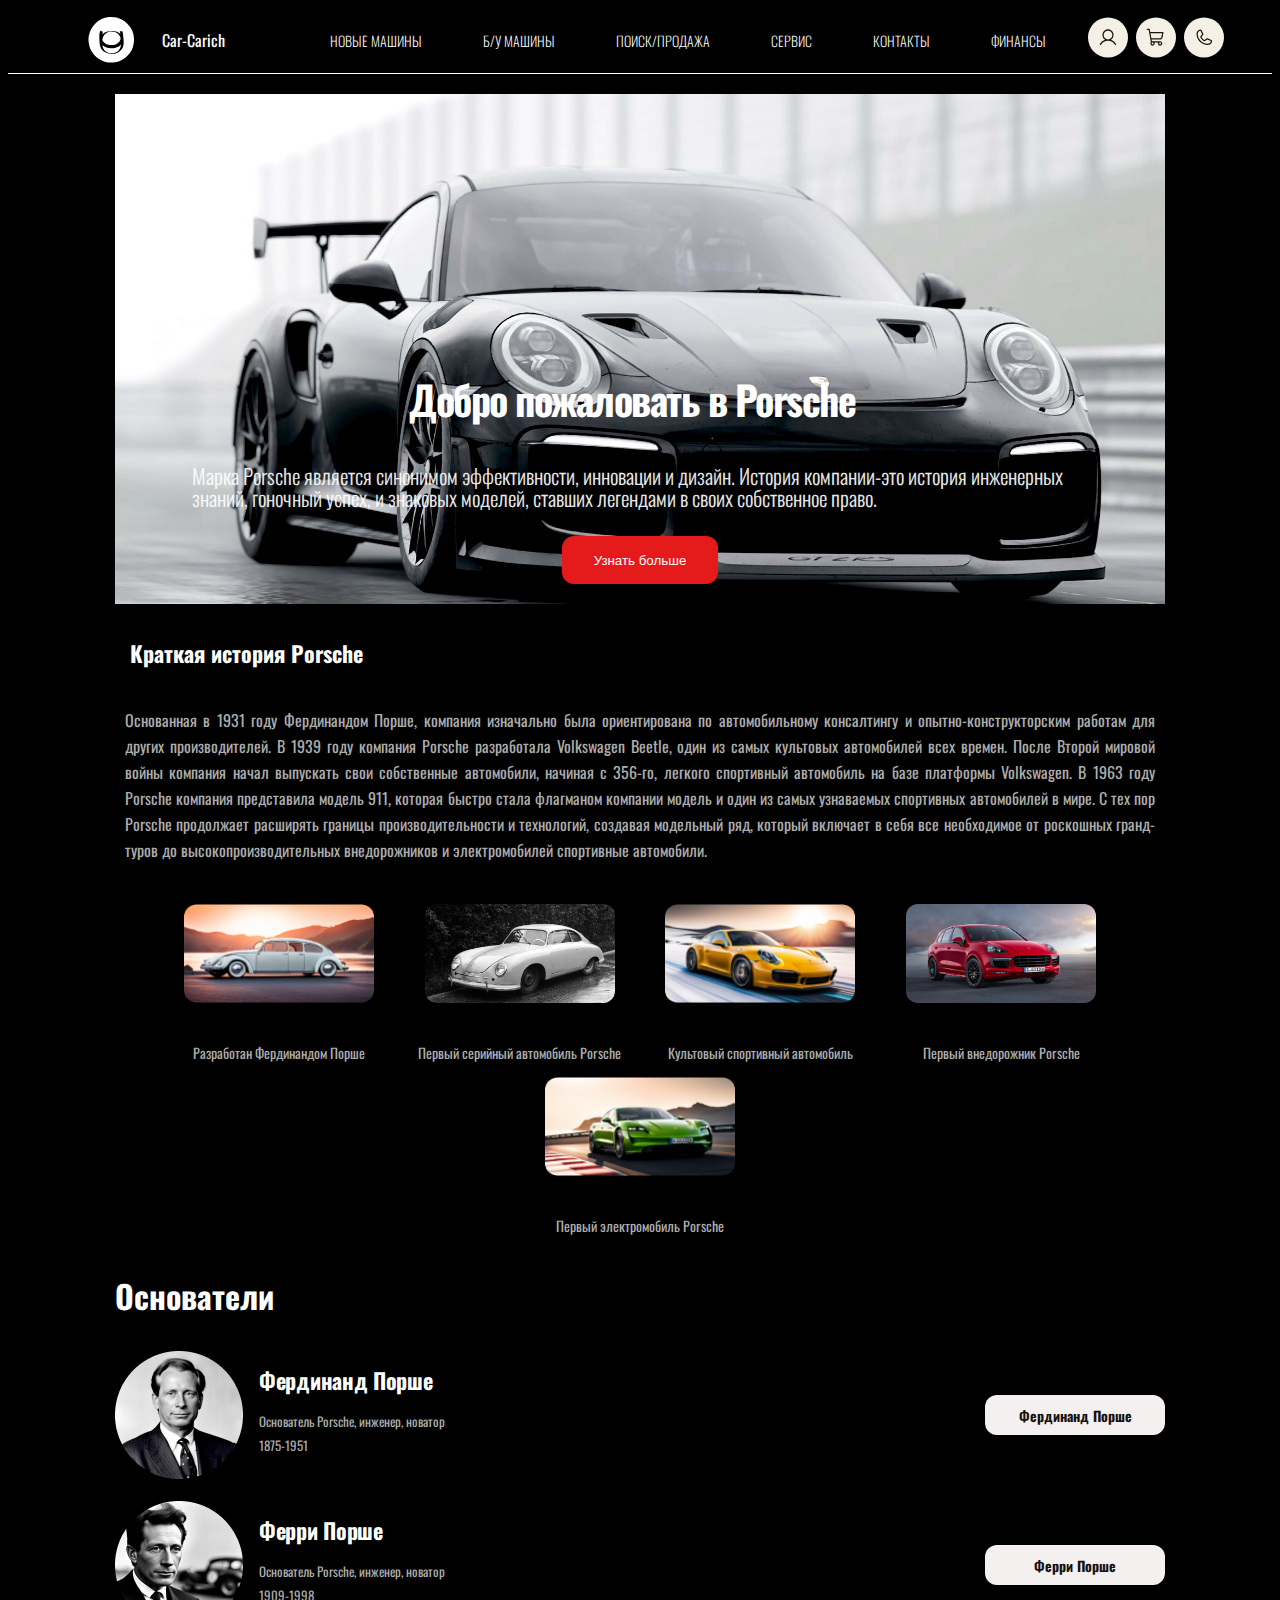
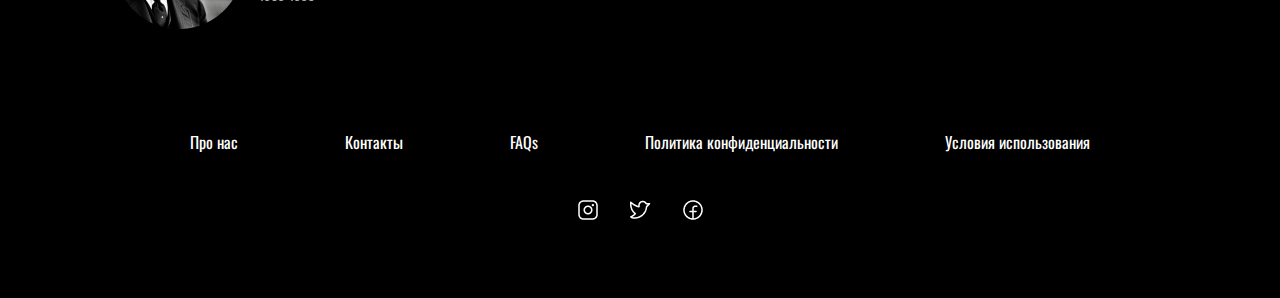
<file: index.html>
<!DOCTYPE html>
<html lang="ru">
  <head>
    <meta charset="UTF-8" />
    <meta name="viewport" content="width=device-width, initial-scale=1.0" />
    <title>Главная</title>
    <link rel="stylesheet" href="css/first.css" />
    <link rel="stylesheet" href="css/style.css" />
  </head>
  <body>
    <header>
      <div class="nav-menu">
        <nav class="logo dispayFlex-center">
          <svg
            version="1.0"
            xmlns="http://www.w3.org/2000/svg"
            width="80.000000pt"
            height="80.000000pt"
            viewBox="0 0 500.000000 500.000000"
          >
            <a xlink:href="first-page.html" style="cursor: pointer">
              <g
                transform="translate(0.000000,550.000000) scale(0.100000,-0.100000)"
                fill="#ffffff"
                stroke="none"
              >
                <path
                  d="M2475 4089 c-235 -21 -464 -131 -640 -307 -163 -163 -259 -352 -301
-596 -32 -180 -1 -415 77 -590 136 -300 407 -528 726 -608 73 -18 117 -22 253
-23 168 0 209 6 340 47 301 96 570 362 673 668 84 249 73 541 -30 775 -99 222
-279 413 -493 524 -180 92 -386 130 -605 110z m-331 -664 c31 -14 56 -26 56
-28 0 -2 -9 -30 -20 -62 -11 -32 -20 -60 -20 -62 0 -3 21 14 46 36 109 96 246
136 437 129 142 -6 223 -29 314 -89 32 -20 59 -36 60 -35 2 2 -4 25 -12 52 -8
27 -15 52 -15 57 0 4 27 7 59 7 l59 0 16 -47 c16 -46 24 -114 45 -368 16 -192
-6 -311 -78 -422 -144 -223 -493 -299 -768 -169 -179 86 -270 234 -280 461 -2
61 -7 167 -10 237 -6 131 4 215 34 290 8 21 16 38 18 38 1 0 28 -11 59 -25z"
                />
                <path
                  d="M2517 3409 c-169 -34 -296 -162 -337 -336 -11 -48 -10 -57 10 -97 42
-87 150 -162 270 -187 84 -18 262 -6 335 21 115 44 179 103 216 200 26 68 24
94 -10 166 -50 106 -129 177 -239 215 -68 24 -179 32 -245 18z"
                />
                <path
                  d="M3016 2771 c-38 -40 -146 -95 -223 -115 -88 -23 -234 -31 -320 -17
-94 14 -169 43 -241 91 -31 21 -58 37 -59 36 -2 -1 4 -28 12 -59 54 -207 200
-317 420 -317 231 0 375 109 430 328 9 35 15 67 13 73 -2 5 -16 -4 -32 -20z"
                />
              </g>
            </a>
          </svg>
          <a href="index.html"><p>Car-Carich</p></a>
        </nav>
        <div class="menu">
          <ul class="points">
            <li>
              <a class="nav-memu-act" href="new-cars.html">НОВЫЕ МАШИНЫ</a>
            </li>
            <li><a class="nav-memu-act" href="#">Б/У МАШИНЫ</a></li>
            <li>
              <a class="nav-memu-act" href="third-page.html">ПОИСК/ПРОДАЖА</a>
            </li>
            <li><a class="nav-memu-act" href="#">СЕРВИС</a></li>
            <li><a class="nav-memu-act" href="#">КОНТАКТЫ</a></li>
            <li><a class="nav-memu-act" href="#">ФИНАНСЫ</a></li>
          </ul>

          <div class="buttons_in_menu">
            <div class="profile">
              <svg
                id="myBtn"
                width="40"
                height="41"
                viewBox="0 0 40 41"
                fill="none"
                xmlns="http://www.w3.org/2000/svg"
              >
                <rect y="0.5" width="40" height="40" rx="20" fill="#F5F0E6" />
                <g clip-path="url(#clip0_10_731)">
                  <path
                    fill-rule="evenodd"
                    clip-rule="evenodd"
                    d="M28.0406 27.0625C26.8508 25.0055 25.0172 23.5305 22.8773 22.8313C25.053 21.5361 26.0951 18.947 25.4235 16.5057C24.7518 14.0645 22.5319 12.3729 20 12.3729C17.4681 12.3729 15.2482 14.0645 14.5765 16.5057C13.9049 18.947 14.947 21.5361 17.1227 22.8313C14.9828 23.5297 13.1492 25.0047 11.9594 27.0625C11.8406 27.2562 11.8363 27.4991 11.9481 27.6969C12.0599 27.8947 12.2703 28.0162 12.4975 28.0142C12.7247 28.0123 12.933 27.8872 13.0414 27.6875C14.5133 25.1438 17.1148 23.625 20 23.625C22.8852 23.625 25.4867 25.1438 26.9586 27.6875C27.067 27.8872 27.2753 28.0123 27.5025 28.0142C27.7297 28.0162 27.9401 27.8947 28.0519 27.6969C28.1637 27.4991 28.1594 27.2562 28.0406 27.0625ZM15.625 18C15.625 15.5838 17.5838 13.625 20 13.625C22.4162 13.625 24.375 15.5838 24.375 18C24.375 20.4162 22.4162 22.375 20 22.375C17.5848 22.3724 15.6276 20.4152 15.625 18Z"
                    fill="#1C170D"
                  />
                </g>
                <defs>
                  <clipPath id="clip0_10_731">
                    <rect
                      width="20"
                      height="20"
                      fill="white"
                      transform="translate(10 10.5)"
                    />
                  </clipPath>
                </defs>
              </svg>
            </div>
            <div class="basket">
              <svg
                id="myBtn2"
                width="40"
                height="41"
                viewBox="0 0 40 41"
                fill="none"
                xmlns="http://www.w3.org/2000/svg"
              >
                <rect y="0.5" width="40" height="40" rx="20" fill="#F5F0E6" />
                <g clip-path="url(#clip0_10_736)">
                  <path
                    fill-rule="evenodd"
                    clip-rule="evenodd"
                    d="M27.3547 15.0992C27.2359 14.9571 27.0602 14.875 26.875 14.875H14.2719L13.8898 12.7766C13.7819 12.1822 13.2643 11.7501 12.6602 11.75H11.25C10.9048 11.75 10.625 12.0298 10.625 12.375C10.625 12.7202 10.9048 13 11.25 13H12.6562L14.6531 23.9602C14.7119 24.2852 14.8556 24.5889 15.0695 24.8406C14.25 25.6061 14.142 26.8674 14.8197 27.761C15.4973 28.6546 16.7409 28.891 17.6992 28.3084C18.6574 27.7257 19.0198 26.5128 18.5383 25.5H22.0867C21.9469 25.7927 21.8745 26.1131 21.875 26.4375C21.875 27.6456 22.8544 28.625 24.0625 28.625C25.2706 28.625 26.25 27.6456 26.25 26.4375C26.25 25.2294 25.2706 24.25 24.0625 24.25H16.4977C16.1956 24.25 15.9368 24.0339 15.8828 23.7367L15.6352 22.375H24.6977C25.6038 22.3749 26.3802 21.7267 26.5422 20.8352L27.4922 15.6117C27.5247 15.4289 27.4744 15.2412 27.3547 15.0992ZM17.5 26.4375C17.5 26.9553 17.0803 27.375 16.5625 27.375C16.0447 27.375 15.625 26.9553 15.625 26.4375C15.625 25.9197 16.0447 25.5 16.5625 25.5C17.0803 25.5 17.5 25.9197 17.5 26.4375ZM25 26.4375C25 26.9553 24.5803 27.375 24.0625 27.375C23.5447 27.375 23.125 26.9553 23.125 26.4375C23.125 25.9197 23.5447 25.5 24.0625 25.5C24.5803 25.5 25 25.9197 25 26.4375ZM25.3125 20.6117C25.2584 20.9098 24.9982 21.1261 24.6953 21.125H15.4078L14.4992 16.125H26.1258L25.3125 20.6117Z"
                    fill="#1C170D"
                  />
                </g>
                <defs>
                  <clipPath id="clip0_10_736">
                    <rect
                      width="20"
                      height="20"
                      fill="white"
                      transform="translate(10 10.5)"
                    />
                  </clipPath>
                </defs>
              </svg>
            </div>
            <div class="callme">
              <svg
                width="40"
                height="41"
                viewBox="0 0 40 41"
                fill="none"
                xmlns="http://www.w3.org/2000/svg"
              >
                <rect y="0.5" width="40" height="40" rx="20" fill="#F5F0E6" />
                <g clip-path="url(#clip0_10_741)">
                  <path
                    fill-rule="evenodd"
                    clip-rule="evenodd"
                    d="M27.3727 22.8797L23.6922 21.2305L23.682 21.2258C23.2939 21.0598 22.8481 21.1009 22.4969 21.3352C22.4765 21.3486 22.457 21.3632 22.4383 21.3789L20.5367 23C19.332 22.4148 18.0883 21.1805 17.5031 19.9914L19.1266 18.0609C19.1422 18.0414 19.157 18.0219 19.1711 18.0008C19.4003 17.6506 19.439 17.2089 19.2742 16.8242V16.8148L17.6203 13.1281C17.4001 12.6199 16.8717 12.3172 16.3219 12.3844C14.1319 12.6725 12.496 14.5412 12.5 16.75C12.5 22.9531 17.5469 28 23.75 28C25.9588 28.004 27.8275 26.3681 28.1156 24.1781C28.1829 23.6285 27.8806 23.1002 27.3727 22.8797ZM23.75 26.75C18.2297 26.744 13.756 22.2703 13.75 16.75C13.7439 15.1718 14.91 13.8342 16.4742 13.625C16.4739 13.6281 16.4739 13.6313 16.4742 13.6344L18.1148 17.3063L16.5 19.2391C16.4836 19.2579 16.4687 19.278 16.4555 19.2992C16.2163 19.6662 16.1867 20.1315 16.3773 20.5258C17.0852 21.9734 18.5437 23.4211 20.007 24.1281C20.4043 24.317 20.8716 24.2832 21.2375 24.0391C21.2576 24.0256 21.2769 24.0109 21.2953 23.9953L23.1945 22.375L26.8664 24.0195C26.8664 24.0195 26.8727 24.0195 26.875 24.0195C26.6683 25.5861 25.3301 26.7553 23.75 26.75Z"
                    fill="#1C170D"
                  />
                </g>
                <defs>
                  <clipPath id="clip0_10_741">
                    <rect
                      width="20"
                      height="20"
                      fill="white"
                      transform="translate(10 10.5)"
                    />
                  </clipPath>
                </defs>
              </svg>
            </div>
          </div>
          <div class="hamburger">
            <span class="bar"></span>
            <span class="bar"></span>
            <span class="bar"></span>
          </div>
        </div>
      </div>
    </header>
    <main>
      <div class="main-main-page">
        <div class="main-page dispayFlex-center">
          <div class="photo-car">
            <div class="head-text">Добро пожаловать в Porsche</div>
            <div class="add-text">
              <p>
                Марка Porsche является синонимом эффективности, инновации и
                дизайн. История компании-это история инженерных знаний, гоночный
                успех, и знаковых моделей, ставших легендами в своих собственное
                право.
              </p>
            </div>
            <button
              class="button-first"
              onclick="window.location.href='new-cars.html'"
            >
              Узнать больше
            </button>
          </div>
          <div class="description">
            <h1 class="zagol">Краткая история Porsche</h1>
            <p class="text-after">
              Основанная в 1931 году Фердинандом Порше, компания изначально была
              ориентирована по автомобильному консалтингу и
              опытно-конструкторским работам для других производителей. В 1939
              году компания Porsche разработала Volkswagen Beetle, один из самых
              культовых автомобилей всех времен. После Второй мировой войны
              компания начал выпускать свои собственные автомобили, начиная с
              356-го, легкого спортивный автомобиль на базе платформы
              Volkswagen. В 1963 году Porsche компания представила модель 911,
              которая быстро стала флагманом компании модель и один из самых
              узнаваемых спортивных автомобилей в мире. С тех пор Porsche
              продолжает расширять границы производительности и технологий,
              создавая модельный ряд, который включает в себя все необходимое от
              роскошных гранд-туров до высокопроизводительных внедорожников и
              электромобилей спортивные автомобили.
            </p>
          </div>
          <div class="gallery-of-cars">
            <section>
              <img src="images/first-car.png" alt="машина" />
              <p>Разработан Фердинандом Порше</p>
            </section>
            <section>
              <img src="images/second-car1.jpg" alt="машина" />
              <p>Первый серийный автомобиль Porsche</p>
            </section>
            <section>
              <img src="images/third-car.png" alt="машина" />
              <p>Культовый спортивный автомобиль</p>
            </section>
            <section>
              <img src="images/fourth-car.jpg" alt="машина" />
              <p>Первый внедорожник Porsche</p>
            </section>
            <section>
              <img src="images/fifth-car.png" alt="машина" />
              <p>Первый электромобиль Porsche</p>
            </section>
          </div>
          <div class="Founders">
            <h1>Основатели</h1>
            <div class="about-founder dispayFlex-center">
              <div class="main-description">
                <img src="images/First-founder.png" alt="основатель" />
                <div class="descriptions">
                  <h1>Фердинанд Порше</h1>
                  <p>Основатель Porsche, инженер, новатор</p>
                  <p>1875-1951</p>
                </div>
              </div>
              <button
                class="dec"
                onclick="window.location.href='https://ru.wikipedia.org/wiki/%D0%9F%D0%BE%D1%80%D1%88%D0%B5,_%D0%A4%D0%B5%D1%80%D0%B4%D0%B8%D0%BD%D0%B0%D0%BD%D0%B4'"
              >
                <a
                  href="https://ru.wikipedia.org/wiki/%D0%9F%D0%BE%D1%80%D1%88%D0%B5,_%D0%A4%D0%B5%D1%80%D0%B4%D0%B8%D0%BD%D0%B0%D0%BD%D0%B4"
                  >Фердинанд Порше</a
                >
              </button>
            </div>

            <div class="about-founder dispayFlex-center">
              <div class="main-description">
                <img src="images/Second-founder.png" alt="основатель" />
                <div class="descriptions">
                  <h1>Ферри Порше</h1>
                  <p>Основатель Porsche, инженер, новатор</p>
                  <p>1909-1998</p>
                </div>
              </div>
              <button
                class="dec"
                onclick="window.location.href='https://en.wikipedia.org/wiki/Ferry_Porsche'"
              >
                Ферри Порше
              </button>
            </div>
          </div>
        </div>
      </div>
    </main>
    <div id="myModal" class="modal">
      <div class="modal-content">
        <span class="close">&times;</span>
        <form>
          <div class="title">Добро пожаловать</div>
          <div class="subtitle">Давайте создадим вашу учетную запись!</div>
          <div class="input-container ic1">
            <input
              id="firstname"
              class="input"
              type="text"
              required
              placeholder=" "
            />
            <div class="cut cut1-short"></div>
            <label for="firstname" class="placeholder">Имя</label>
          </div>
          <div class="input-container ic2">
            <input
              id="lastname"
              class="input"
              type="text"
              required
              placeholder=" "
            />
            <div class="cut"></div>
            <label for="lastname" class="placeholder">Фамилия</label>
          </div>
          <div class="input-container ic2">
            <input
              id="email"
              class="input"
              type="email"
              required
              placeholder=" "
            />
            <div class="cut cut1-short"></div>
            <label for="email" class="placeholder">Email</label>
          </div>
          <button type="submit" class="submit">Зарегистрироваться</button>
        </form>
      </div>
    </div>

    <div id="myModal2" class="modal2">
      <div class="modal-content">
        <span class="close2">&times;</span>
        <form class="form2">
          <div class="title">Платеж</div>
          <div class="input-container ic1">
            <input
              id="cardNumber"
              class="input"
              type="text"
              required
              placeholder=" "
            />
            <div class="cut1"></div>
            <label for="cardNumber" class="placeholder">Номер карты</label>
          </div>
          <div class="input-container ic2">
            <input
              id="fullname"
              class="input"
              type="text"
              required
              placeholder=" "
            />
            <div class="cut1"></div>
            <label for="fullname" class="placeholder">Полное имя</label>
          </div>
          <div class="month-cvv">
            <div class="input-container ic2">
              <input
                id="mm-yy"
                class="input"
                type="text"
                required
                placeholder=" "
              />
              <div class="cut1 cut1-middle"></div>
              <label for="mm-yy" class="placeholder">ДД/ММ</label>
            </div>
            <div class="input-container ic2">
              <input
                id="cvv"
                class="input"
                type="password"
                required
                placeholder=" "
              />
              <div class="cut1 cut1-short"></div>
              <label for="cvv" class="placeholder">CVV</label>
            </div>
          </div>
          <div class="input-container ic2">
            <input
              id="zipcode"
              class="input"
              type="text"
              required
              placeholder=" "
            />
            <div class="cut1 cut1-middle"></div>
            <label for="zipcode" class="placeholder">Индекс</label>
          </div>
          <button type="submit" class="submit">Совершить покупкку</button>
          <div class="after-payment">
            <p>
              Нажимая "Завершить покупку", вы соглашаетесь с Условиями
              предоставления услуг и соглашаетесь с Политикой
              конфиденциальности.Это демонстрационный заказ, и оплата не будет
              произведена.
            </p>
          </div>
        </form>
      </div>
    </div>
    <footer class="dispayFlex-center">
      <div class="block dispayFlex-center">
        <div class="firstLine">
          <div><a href="#">Про нас</a></div>
          <div><a href="#">Контакты</a></div>
          <div><a href="#">FAQs</a></div>
          <div><a href="#">Политика конфиденциальности</a></div>
          <div><a href="#">Условия использования</a></div>
        </div>
        <div class="secondLine">
          <div class="Icons">
            <div class="firstIcon">
              <img src="./images/instagram.png" alt="instagram" />
            </div>
            <div class="firstIcon">
              <img src="./images/twitter.png" alt="twitter" />
            </div>
            <div class="firstIcon">
              <img src="./images/facebook.png" alt="facebook" />
            </div>
          </div>
        </div>
      </div>
    </footer>
    <script src="js/script.js"></script>
  </body>
</html>
</file>
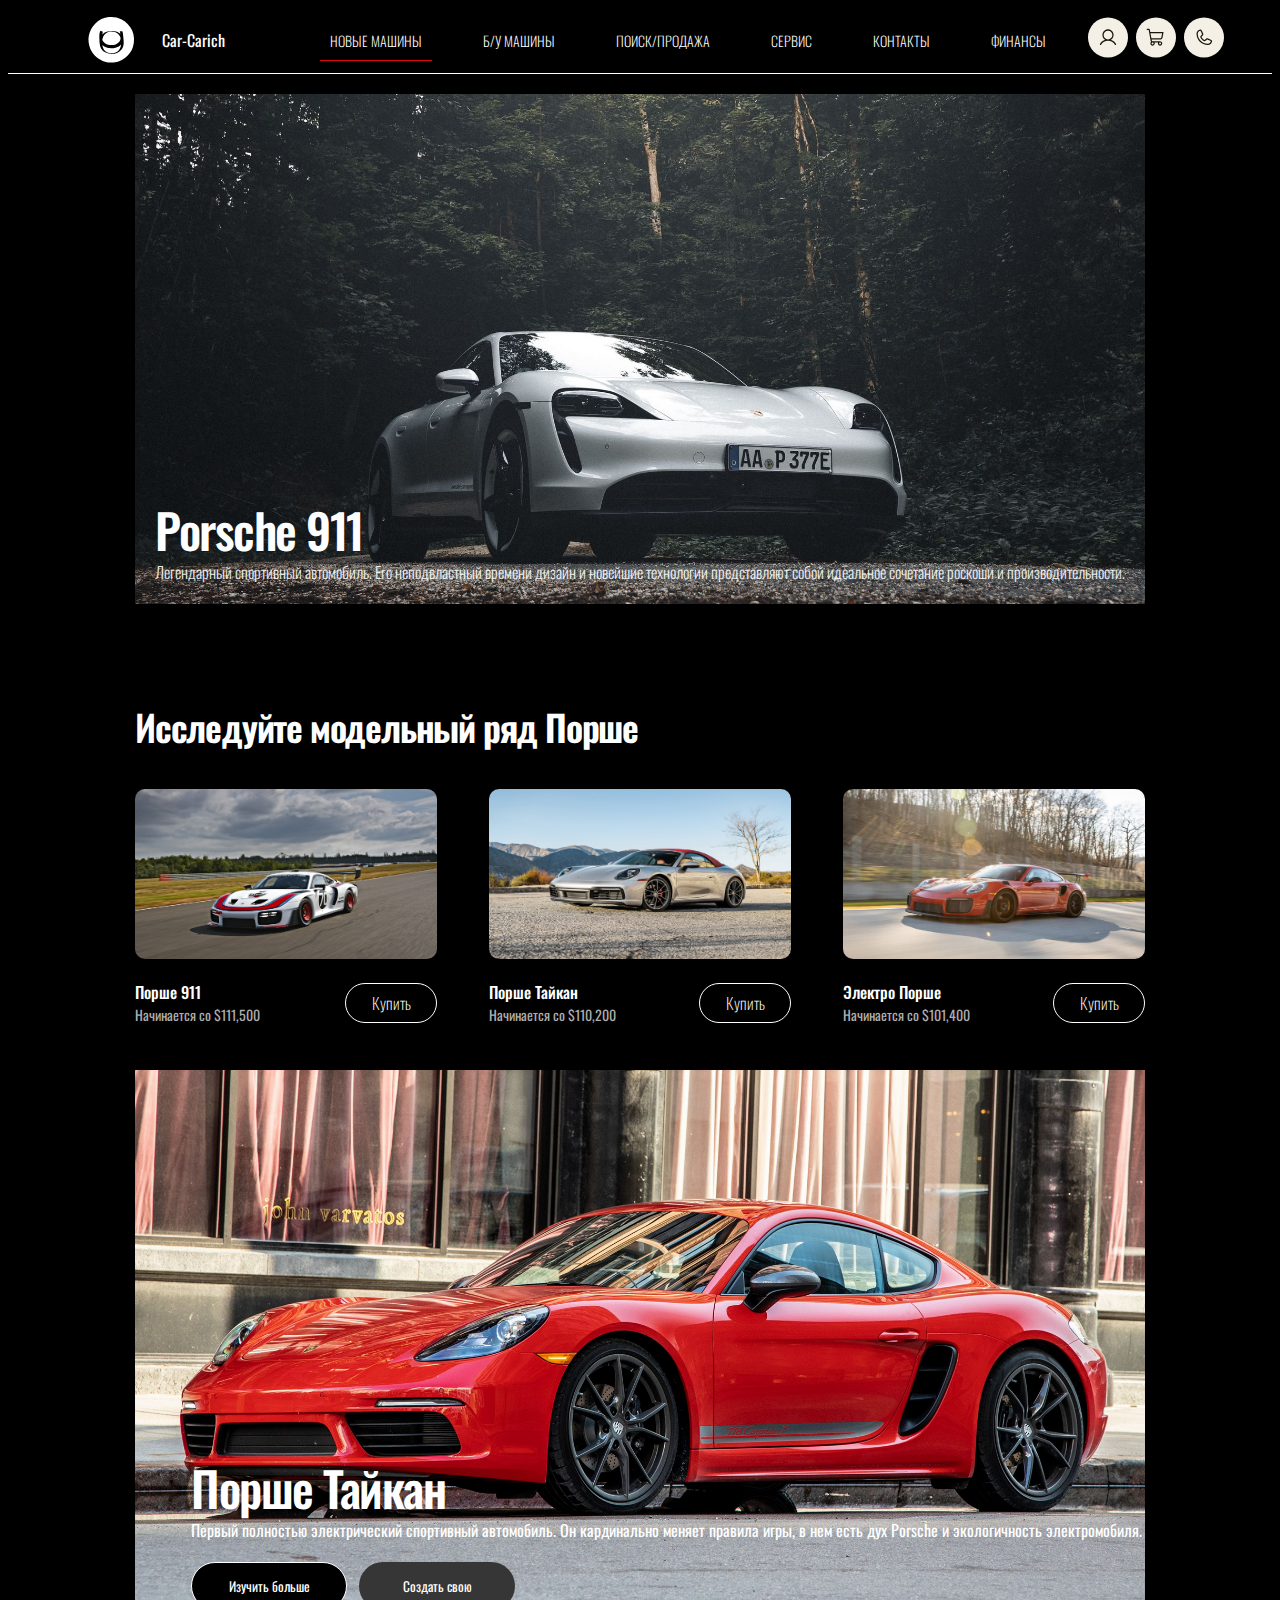
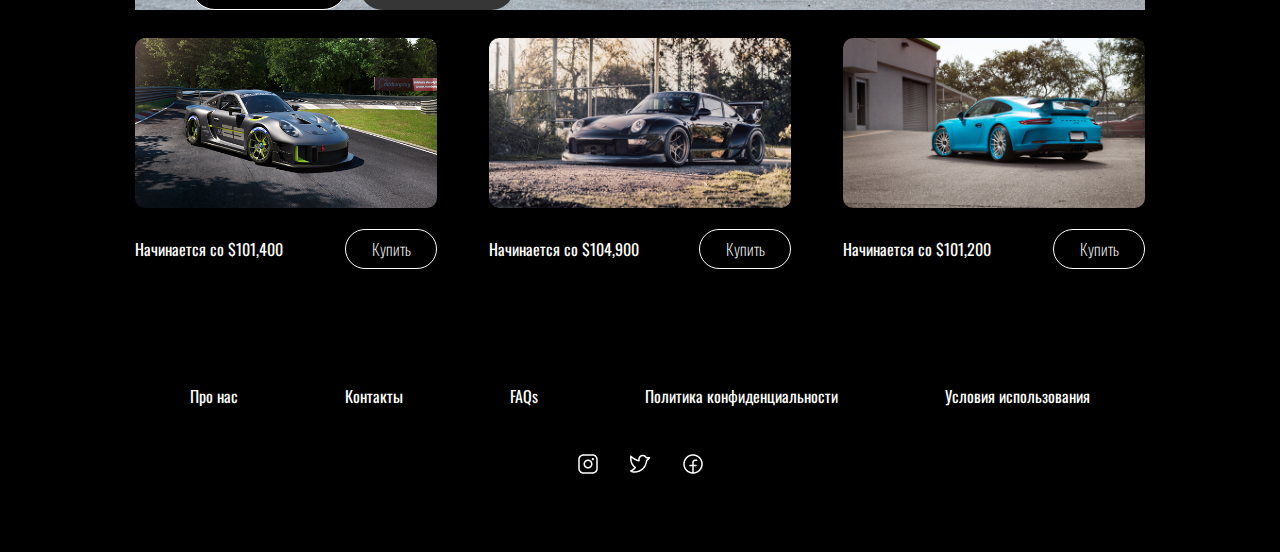
<file: new-cars.html>
<!DOCTYPE html>
<html lang="ru">
<head>
    <meta charset="UTF-8">
    <meta name="viewport" content="width=device-width, initial-scale=1.0">
    <title>Новые машины</title>
    <link rel="stylesheet" href="css/second.css">
    <link rel="stylesheet" href="css/style.css">
</head>
<body>
  <header>
    <div class="nav-menu">
      <nav class="logo dispayFlex-center">
        <svg
          version="1.0"
          xmlns="http://www.w3.org/2000/svg"
          width="80.000000pt"
          height="80.000000pt"
          viewBox="0 0 500.000000 500.000000"
        >
        <a xlink:href="first-page.html" style="cursor: pointer">
          <g
          transform="translate(0.000000,550.000000) scale(0.100000,-0.100000)"
          fill="#ffffff"
          stroke="none"
        >
          <path
            d="M2475 4089 c-235 -21 -464 -131 -640 -307 -163 -163 -259 -352 -301
-596 -32 -180 -1 -415 77 -590 136 -300 407 -528 726 -608 73 -18 117 -22 253
-23 168 0 209 6 340 47 301 96 570 362 673 668 84 249 73 541 -30 775 -99 222
-279 413 -493 524 -180 92 -386 130 -605 110z m-331 -664 c31 -14 56 -26 56
-28 0 -2 -9 -30 -20 -62 -11 -32 -20 -60 -20 -62 0 -3 21 14 46 36 109 96 246
136 437 129 142 -6 223 -29 314 -89 32 -20 59 -36 60 -35 2 2 -4 25 -12 52 -8
27 -15 52 -15 57 0 4 27 7 59 7 l59 0 16 -47 c16 -46 24 -114 45 -368 16 -192
-6 -311 -78 -422 -144 -223 -493 -299 -768 -169 -179 86 -270 234 -280 461 -2
61 -7 167 -10 237 -6 131 4 215 34 290 8 21 16 38 18 38 1 0 28 -11 59 -25z"
          />
          <path
            d="M2517 3409 c-169 -34 -296 -162 -337 -336 -11 -48 -10 -57 10 -97 42
-87 150 -162 270 -187 84 -18 262 -6 335 21 115 44 179 103 216 200 26 68 24
94 -10 166 -50 106 -129 177 -239 215 -68 24 -179 32 -245 18z"
          />
          <path
            d="M3016 2771 c-38 -40 -146 -95 -223 -115 -88 -23 -234 -31 -320 -17
-94 14 -169 43 -241 91 -31 21 -58 37 -59 36 -2 -1 4 -28 12 -59 54 -207 200
-317 420 -317 231 0 375 109 430 328 9 35 15 67 13 73 -2 5 -16 -4 -32 -20z"
          />
        </g>
        </a>  
        </svg>
      <a href="index.html"><p>Car-Carich</p></a>
      </nav>
      <div class="menu">
        <ul class="points">
          <li><a class="nav-memu-act" href="new-cars.html">НОВЫЕ МАШИНЫ</a></li>
          <li><a class="nav-memu-act" href="#">Б/У МАШИНЫ</a></li>
          <li><a class="nav-memu-act" href="third-page.html">ПОИСК/ПРОДАЖА</a></li>
          <li><a class="nav-memu-act" href="#">СЕРВИС</a></li>
          <li><a class="nav-memu-act" href="#">КОНТАКТЫ</a></li>
          <li><a class="nav-memu-act" href="#">ФИНАНСЫ</a></li>
        </ul>
        
        <div class="buttons_in_menu">
          <div class="profile">
              <svg
              id="myBtn"
              width="40"
              height="41"
              viewBox="0 0 40 41"
              fill="none"
              xmlns="http://www.w3.org/2000/svg"
            >
              <rect y="0.5" width="40" height="40" rx="20" fill="#F5F0E6" />
              <g clip-path="url(#clip0_10_731)">
                <path
                  fill-rule="evenodd"
                  clip-rule="evenodd"
                  d="M28.0406 27.0625C26.8508 25.0055 25.0172 23.5305 22.8773 22.8313C25.053 21.5361 26.0951 18.947 25.4235 16.5057C24.7518 14.0645 22.5319 12.3729 20 12.3729C17.4681 12.3729 15.2482 14.0645 14.5765 16.5057C13.9049 18.947 14.947 21.5361 17.1227 22.8313C14.9828 23.5297 13.1492 25.0047 11.9594 27.0625C11.8406 27.2562 11.8363 27.4991 11.9481 27.6969C12.0599 27.8947 12.2703 28.0162 12.4975 28.0142C12.7247 28.0123 12.933 27.8872 13.0414 27.6875C14.5133 25.1438 17.1148 23.625 20 23.625C22.8852 23.625 25.4867 25.1438 26.9586 27.6875C27.067 27.8872 27.2753 28.0123 27.5025 28.0142C27.7297 28.0162 27.9401 27.8947 28.0519 27.6969C28.1637 27.4991 28.1594 27.2562 28.0406 27.0625ZM15.625 18C15.625 15.5838 17.5838 13.625 20 13.625C22.4162 13.625 24.375 15.5838 24.375 18C24.375 20.4162 22.4162 22.375 20 22.375C17.5848 22.3724 15.6276 20.4152 15.625 18Z"
                  fill="#1C170D"
                />
              </g>
              <defs>
                <clipPath id="clip0_10_731">
                  <rect
                    width="20"
                    height="20"
                    fill="white"
                    transform="translate(10 10.5)"
                  />
                </clipPath>
              </defs>
            </svg>
          </div>
          <div class="basket">
            <svg
            id="myBtn2"
              width="40"
              height="41"
              viewBox="0 0 40 41"
              fill="none"
              xmlns="http://www.w3.org/2000/svg"
            >
              <rect y="0.5" width="40" height="40" rx="20" fill="#F5F0E6" />
              <g clip-path="url(#clip0_10_736)">
                <path
                  fill-rule="evenodd"
                  clip-rule="evenodd"
                  d="M27.3547 15.0992C27.2359 14.9571 27.0602 14.875 26.875 14.875H14.2719L13.8898 12.7766C13.7819 12.1822 13.2643 11.7501 12.6602 11.75H11.25C10.9048 11.75 10.625 12.0298 10.625 12.375C10.625 12.7202 10.9048 13 11.25 13H12.6562L14.6531 23.9602C14.7119 24.2852 14.8556 24.5889 15.0695 24.8406C14.25 25.6061 14.142 26.8674 14.8197 27.761C15.4973 28.6546 16.7409 28.891 17.6992 28.3084C18.6574 27.7257 19.0198 26.5128 18.5383 25.5H22.0867C21.9469 25.7927 21.8745 26.1131 21.875 26.4375C21.875 27.6456 22.8544 28.625 24.0625 28.625C25.2706 28.625 26.25 27.6456 26.25 26.4375C26.25 25.2294 25.2706 24.25 24.0625 24.25H16.4977C16.1956 24.25 15.9368 24.0339 15.8828 23.7367L15.6352 22.375H24.6977C25.6038 22.3749 26.3802 21.7267 26.5422 20.8352L27.4922 15.6117C27.5247 15.4289 27.4744 15.2412 27.3547 15.0992ZM17.5 26.4375C17.5 26.9553 17.0803 27.375 16.5625 27.375C16.0447 27.375 15.625 26.9553 15.625 26.4375C15.625 25.9197 16.0447 25.5 16.5625 25.5C17.0803 25.5 17.5 25.9197 17.5 26.4375ZM25 26.4375C25 26.9553 24.5803 27.375 24.0625 27.375C23.5447 27.375 23.125 26.9553 23.125 26.4375C23.125 25.9197 23.5447 25.5 24.0625 25.5C24.5803 25.5 25 25.9197 25 26.4375ZM25.3125 20.6117C25.2584 20.9098 24.9982 21.1261 24.6953 21.125H15.4078L14.4992 16.125H26.1258L25.3125 20.6117Z"
                  fill="#1C170D"
                />
              </g>
              <defs>
                <clipPath id="clip0_10_736">
                  <rect
                    width="20"
                    height="20"
                    fill="white"
                    transform="translate(10 10.5)"
                  />
                </clipPath>
              </defs>
            </svg>
          </div>
          <div class="callme">
            <svg
              width="40"
              height="41"
              viewBox="0 0 40 41"
              fill="none"
              xmlns="http://www.w3.org/2000/svg"
            >
              <rect y="0.5" width="40" height="40" rx="20" fill="#F5F0E6" />
              <g clip-path="url(#clip0_10_741)">
                <path
                  fill-rule="evenodd"
                  clip-rule="evenodd"
                  d="M27.3727 22.8797L23.6922 21.2305L23.682 21.2258C23.2939 21.0598 22.8481 21.1009 22.4969 21.3352C22.4765 21.3486 22.457 21.3632 22.4383 21.3789L20.5367 23C19.332 22.4148 18.0883 21.1805 17.5031 19.9914L19.1266 18.0609C19.1422 18.0414 19.157 18.0219 19.1711 18.0008C19.4003 17.6506 19.439 17.2089 19.2742 16.8242V16.8148L17.6203 13.1281C17.4001 12.6199 16.8717 12.3172 16.3219 12.3844C14.1319 12.6725 12.496 14.5412 12.5 16.75C12.5 22.9531 17.5469 28 23.75 28C25.9588 28.004 27.8275 26.3681 28.1156 24.1781C28.1829 23.6285 27.8806 23.1002 27.3727 22.8797ZM23.75 26.75C18.2297 26.744 13.756 22.2703 13.75 16.75C13.7439 15.1718 14.91 13.8342 16.4742 13.625C16.4739 13.6281 16.4739 13.6313 16.4742 13.6344L18.1148 17.3063L16.5 19.2391C16.4836 19.2579 16.4687 19.278 16.4555 19.2992C16.2163 19.6662 16.1867 20.1315 16.3773 20.5258C17.0852 21.9734 18.5437 23.4211 20.007 24.1281C20.4043 24.317 20.8716 24.2832 21.2375 24.0391C21.2576 24.0256 21.2769 24.0109 21.2953 23.9953L23.1945 22.375L26.8664 24.0195C26.8664 24.0195 26.8727 24.0195 26.875 24.0195C26.6683 25.5861 25.3301 26.7553 23.75 26.75Z"
                  fill="#1C170D"
                />
              </g>
              <defs>
                <clipPath id="clip0_10_741">
                  <rect
                    width="20"
                    height="20"
                    fill="white"
                    transform="translate(10 10.5)"
                  />
                </clipPath>
              </defs>
            </svg>
          </div>
        </div>
        <div class="hamburger">
          <span class="bar"></span>
          <span class="bar"></span>
          <span class="bar"></span>
        </div>
      </div>
    </div>
  </header>
      <main>
      <div class="main-main-page">
        <div class="main-page">
          <div class="photo-car">
            <div class="description_car">
                <div class="head-text">Porsche 911</div>
                <div class="add-text">
                <p>Легендарный спортивный автомобиль. Его неподвластный времени дизайн и новейшие
                   технологии представляют собой идеальное сочетание роскоши и
                  производительности.</p>              
                </div>
            </div>
          </div>
          <h1>Исследуйте модельный ряд Порше</h1>
            <div class="gallery">
                <section>
                  <img src="images-second-page/first_image.jpg" alt="машина">
                  <div class="text-about"><div class="text"><p class="first-text">Порше 911</p>
                    <p class="second-text">Начинается со $111,500</p></div>
                    <div id="myBtn3" class="buttons-buy">Купить</div></div>
                  
                  
                </section>
                <section>
                  <img src="images-second-page/second_image.jpg" alt="машина">
                  <div class="text-about">
                    <div class="text">
                      <p class="first-text">Порше Тайкан</p>
                      <p class="second-text">Начинается со $110,200</p>
                    </div>
                    <div id="myBtn3" class="buttons-buy">Купить</div>
                  </div>
                  
                </section>
                <section>
                  <img src="images-second-page/third_image.jpg" alt="машина">
                  <div class="text-about">
                    <div class="text">
                      <p class="first-text">Электро Порше</p>
                  <p class="second-text">Начинается со $101,400</p>
                    </div>
                    <div id="myBtn3" class="buttons-buy">Купить</div>
                  </div>
                  
                </section>
              </div>
    
            <div class="photo-car-taycan">
                <div class="text-taycan">
                    <div class="head-text-taycan">Порше Тайкан</div>
                    <div class="add-text-taycan">
                      <p>Первый полностью электрический спортивный автомобиль. Он кардинально меняет правила игры, в нем есть дух Porsche и
                        экологичность электромобиля.</p>
                    </div>
                    <div class="buttons">
                      <button class="button-first-taycan1">Изучить больше</button>
                      <button class="button-first-taycan2">Создать свою</button>
                  </div>
                </div>
              </div>
              <div class="gallery-cars">
                <section>
                  <img src="images-second-page/gallery_first.jpg" alt="машина">
                  <div class="text-about dispayFlex-center">
                    <p class="second-text">Начинается со $101,400</p>
                    <div id="myBtn3" class="buttons-buy">Купить</div>
                  </div>
                  
                </section>
                <section>
                  <img src="images-second-page/gallery_second.jpg" alt="машина">
                  <div class="text-about dispayFlex-center">
                    <p class="second-text">Начинается со $104,900</p>
                    <div id="myBtn3" class="buttons-buy">Купить</div>
                  </div>
                  
                </section>
                <section>
                  <img src="images-second-page/gallery_third.jpg" alt="машина">
                  <div class="text-about dispayFlex-center">
                    <p class="second-text">Начинается со $101,200</p>
                    <div id="myBtn3" class="buttons-buy">Купить</div>
                  </div>
                  
                </section>
              </div>
          </div>
          </div>
        </div>
      </div>
    </main>
    <div id="myModal" class="modal">
      <div class="modal-content">
        <span class="close">&times;</span>
      <form>
          <div class="title">Добро пожаловать</div>
          <div class="subtitle">Давайте создадим вашу учетную запись!</div>
          <div class="input-container ic1">
            <input id="firstname" class="input" type="text" required placeholder=" " />
            <div class="cut cut1-short"></div>
            <label for="firstname" class="placeholder">Имя</label>
          </div>
          <div class="input-container ic2">
            <input id="lastname" class="input" type="text" required placeholder=" " />
            <div class="cut"></div>
            <label for="lastname" class="placeholder">Фамилия</label>
          </div>
          <div class="input-container ic2">
            <input id="email" class="input" type="email" required placeholder=" " />
            <div class="cut cut1-short"></div>
            <label for="email" class="placeholder">Email</label>
          </div>
          <button type="submit" class="submit" >Зарегистрироваться</button>
        </form>
        </div>
      </div>
    
    <div id="myModal2" class="modal2">
      <div class="modal-content">
        <span class="close2">&times;</span>
        <form>
          <div class="title">Платеж</div>
          <div class="input-container ic1">
            <input id="cardNumber" class="input" type="text" required placeholder=" " />
            <div class="cut1"></div>
            <label for="cardNumber" class="placeholder">Номер карты</label>
          </div>
          <div class="input-container ic2">
            <input id="fullname" class="input" type="text" required placeholder=" " />
            <div class="cut1"></div>
            <label for="fullname" class="placeholder">Полное имя</label>
          </div>
          <div class="month-cvv">
            <div class="input-container ic2">
              <input id="mm-yy" class="input" type="text" required placeholder=" " />
              <div class="cut1 cut1-middle"></div>
              <label for="mm-yy" class="placeholder">ДД/ММ</label>
            </div>
            <div class="input-container ic2">
              <input id="cvv" class="input" type="password" required placeholder=" " />
              <div class="cut1 cut1-short"></div>
              <label for="cvv" class="placeholder">CVV</label>
            </div>
          </div>
          <div class="input-container ic2">
            <input id="zipcode" class="input" type="text" required placeholder=" " />
            <div class="cut1 cut1-middle"></div>
            <label for="zipcode" class="placeholder">Индекс</label>
          </div>
          <button type="submit" class="submit">Совершить покупкку</button>
          <div class="after-payment">
            <p>Нажимая "Завершить покупку", вы соглашаетесь с Условиями предоставления услуг
              и соглашаетесь с Политикой конфиденциальности.Это демонстрационный заказ, и
оплата не будет произведена.</p>
          </div>
        </form>
      </div>
        </div>
    <footer class="dispayFlex-center">
      <div class="block dispayFlex-center">
        <div class="firstLine">
          <div><a href="#">Про нас</a></div>
          <div><a href="#">Контакты</a></div>
          <div><a href="#">FAQs</a></div>
          <div><a href="#">Политика конфиденциальности</a></div>
          <div><a href="#">Условия использования</a></div>
        </div>
        <div class="secondLine">
          <div class="Icons">
            <div class="firstIcon">
              <img src="./images/instagram.png" alt="instagram">
              </div>
            <div class="firstIcon">
             <img src="./images/twitter.png" alt="twitter">              
            </div>
            <div class="firstIcon">
              <img src="./images/facebook.png" alt="facebook">
              </div>
          </div>
          </div>
      
      </div>
    </footer>
    <script src="js/script.js"></script>
</body>
</html>
</file>
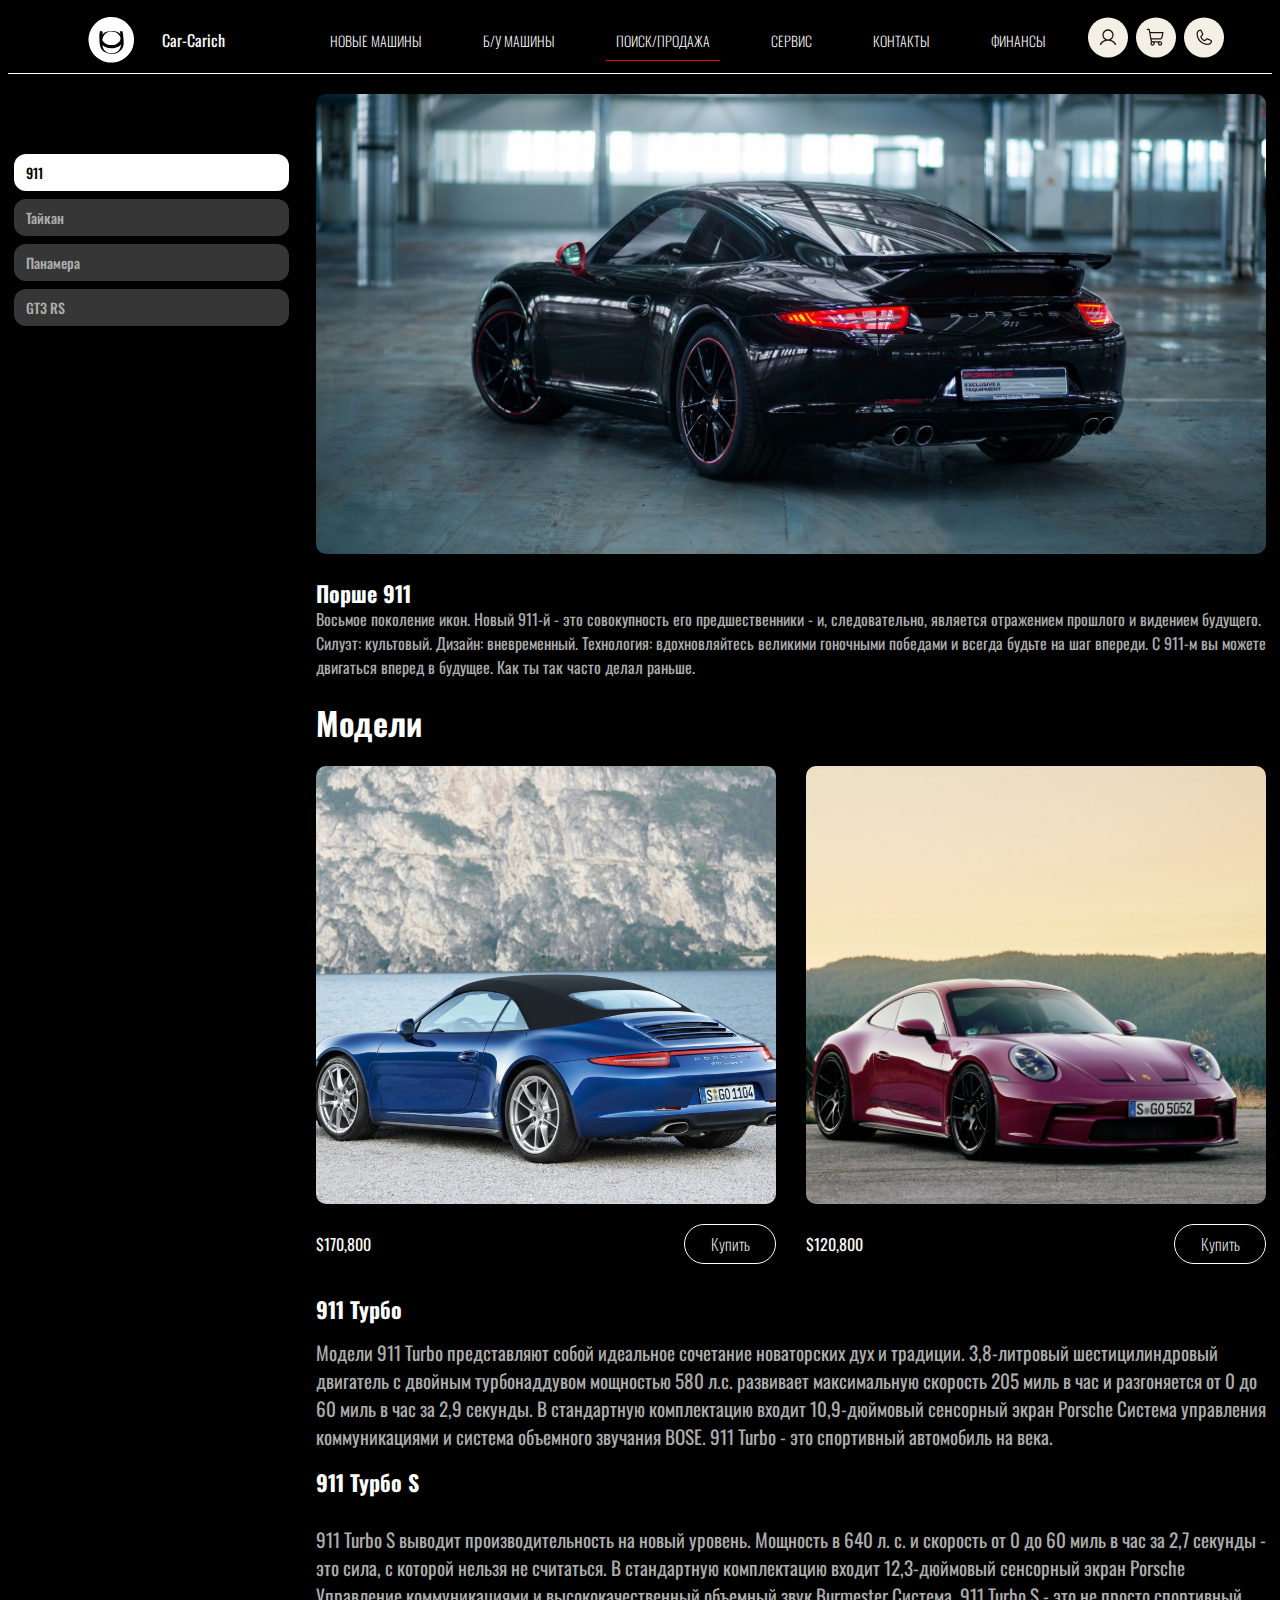
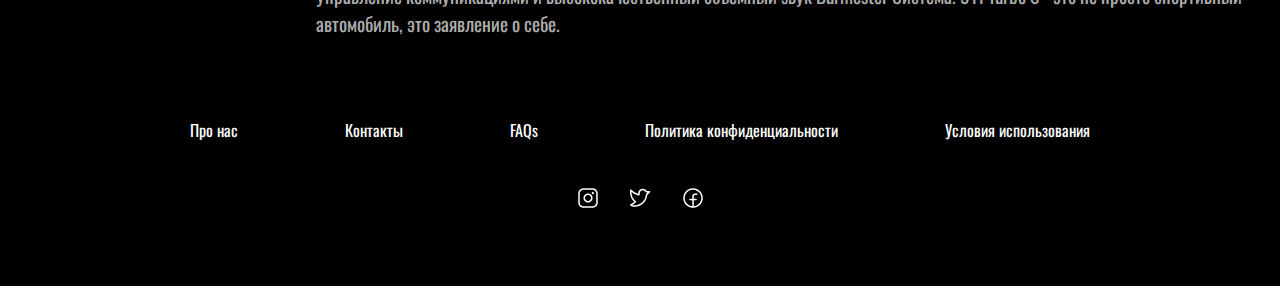
<file: third-page.html>
<!DOCTYPE html>
<html lang="ru">
  <head>
    <meta charset="UTF-8" />
    <meta name="viewport" content="width=device-width, initial-scale=1.0" />
    <title>Поиск/Продажа</title>
    <link rel="stylesheet" href="css/third.css">
    <link rel="stylesheet" href="css/style.css">
  </head>
  <body>
    <header>
      <div class="nav-menu">
        <nav class="logo dispayFlex-center">
          <svg
            version="1.0"
            xmlns="http://www.w3.org/2000/svg"
            width="80.000000pt"
            height="80.000000pt"
            viewBox="0 0 500.000000 500.000000"
          >
          <a xlink:href="first-page.html" style="cursor: pointer">
            <g
            transform="translate(0.000000,550.000000) scale(0.100000,-0.100000)"
            fill="#ffffff"
            stroke="none"
          >
            <path
              d="M2475 4089 c-235 -21 -464 -131 -640 -307 -163 -163 -259 -352 -301
-596 -32 -180 -1 -415 77 -590 136 -300 407 -528 726 -608 73 -18 117 -22 253
-23 168 0 209 6 340 47 301 96 570 362 673 668 84 249 73 541 -30 775 -99 222
-279 413 -493 524 -180 92 -386 130 -605 110z m-331 -664 c31 -14 56 -26 56
-28 0 -2 -9 -30 -20 -62 -11 -32 -20 -60 -20 -62 0 -3 21 14 46 36 109 96 246
136 437 129 142 -6 223 -29 314 -89 32 -20 59 -36 60 -35 2 2 -4 25 -12 52 -8
27 -15 52 -15 57 0 4 27 7 59 7 l59 0 16 -47 c16 -46 24 -114 45 -368 16 -192
-6 -311 -78 -422 -144 -223 -493 -299 -768 -169 -179 86 -270 234 -280 461 -2
61 -7 167 -10 237 -6 131 4 215 34 290 8 21 16 38 18 38 1 0 28 -11 59 -25z"
            />
            <path
              d="M2517 3409 c-169 -34 -296 -162 -337 -336 -11 -48 -10 -57 10 -97 42
-87 150 -162 270 -187 84 -18 262 -6 335 21 115 44 179 103 216 200 26 68 24
94 -10 166 -50 106 -129 177 -239 215 -68 24 -179 32 -245 18z"
            />
            <path
              d="M3016 2771 c-38 -40 -146 -95 -223 -115 -88 -23 -234 -31 -320 -17
-94 14 -169 43 -241 91 -31 21 -58 37 -59 36 -2 -1 4 -28 12 -59 54 -207 200
-317 420 -317 231 0 375 109 430 328 9 35 15 67 13 73 -2 5 -16 -4 -32 -20z"
            />
          </g>
          </a>  
          </svg>
        <a href="index.html"><p>Car-Carich</p></a>
        </nav>
        <div class="menu">
          <ul class="points">
            <li><a class="nav-memu-act" href="new-cars.html">НОВЫЕ МАШИНЫ</a></li>
            <li><a class="nav-memu-act" href="#">Б/У МАШИНЫ</a></li>
            <li><a class="nav-memu-act" href="third-page.html">ПОИСК/ПРОДАЖА</a></li>
            <li><a class="nav-memu-act" href="#">СЕРВИС</a></li>
            <li><a class="nav-memu-act" href="#">КОНТАКТЫ</a></li>
            <li><a class="nav-memu-act" href="#">ФИНАНСЫ</a></li>
          </ul>
          
          <div class="buttons_in_menu">
            <div class="profile">
                <svg
                id="myBtn"
                width="40"
                height="41"
                viewBox="0 0 40 41"
                fill="none"
                xmlns="http://www.w3.org/2000/svg"
              >
                <rect y="0.5" width="40" height="40" rx="20" fill="#F5F0E6" />
                <g clip-path="url(#clip0_10_731)">
                  <path
                    fill-rule="evenodd"
                    clip-rule="evenodd"
                    d="M28.0406 27.0625C26.8508 25.0055 25.0172 23.5305 22.8773 22.8313C25.053 21.5361 26.0951 18.947 25.4235 16.5057C24.7518 14.0645 22.5319 12.3729 20 12.3729C17.4681 12.3729 15.2482 14.0645 14.5765 16.5057C13.9049 18.947 14.947 21.5361 17.1227 22.8313C14.9828 23.5297 13.1492 25.0047 11.9594 27.0625C11.8406 27.2562 11.8363 27.4991 11.9481 27.6969C12.0599 27.8947 12.2703 28.0162 12.4975 28.0142C12.7247 28.0123 12.933 27.8872 13.0414 27.6875C14.5133 25.1438 17.1148 23.625 20 23.625C22.8852 23.625 25.4867 25.1438 26.9586 27.6875C27.067 27.8872 27.2753 28.0123 27.5025 28.0142C27.7297 28.0162 27.9401 27.8947 28.0519 27.6969C28.1637 27.4991 28.1594 27.2562 28.0406 27.0625ZM15.625 18C15.625 15.5838 17.5838 13.625 20 13.625C22.4162 13.625 24.375 15.5838 24.375 18C24.375 20.4162 22.4162 22.375 20 22.375C17.5848 22.3724 15.6276 20.4152 15.625 18Z"
                    fill="#1C170D"
                  />
                </g>
                <defs>
                  <clipPath id="clip0_10_731">
                    <rect
                      width="20"
                      height="20"
                      fill="white"
                      transform="translate(10 10.5)"
                    />
                  </clipPath>
                </defs>
              </svg>
            </div>
            <div class="basket">
              <svg
              id="myBtn2"
                width="40"
                height="41"
                viewBox="0 0 40 41"
                fill="none"
                xmlns="http://www.w3.org/2000/svg"
              >
                <rect y="0.5" width="40" height="40" rx="20" fill="#F5F0E6" />
                <g clip-path="url(#clip0_10_736)">
                  <path
                    fill-rule="evenodd"
                    clip-rule="evenodd"
                    d="M27.3547 15.0992C27.2359 14.9571 27.0602 14.875 26.875 14.875H14.2719L13.8898 12.7766C13.7819 12.1822 13.2643 11.7501 12.6602 11.75H11.25C10.9048 11.75 10.625 12.0298 10.625 12.375C10.625 12.7202 10.9048 13 11.25 13H12.6562L14.6531 23.9602C14.7119 24.2852 14.8556 24.5889 15.0695 24.8406C14.25 25.6061 14.142 26.8674 14.8197 27.761C15.4973 28.6546 16.7409 28.891 17.6992 28.3084C18.6574 27.7257 19.0198 26.5128 18.5383 25.5H22.0867C21.9469 25.7927 21.8745 26.1131 21.875 26.4375C21.875 27.6456 22.8544 28.625 24.0625 28.625C25.2706 28.625 26.25 27.6456 26.25 26.4375C26.25 25.2294 25.2706 24.25 24.0625 24.25H16.4977C16.1956 24.25 15.9368 24.0339 15.8828 23.7367L15.6352 22.375H24.6977C25.6038 22.3749 26.3802 21.7267 26.5422 20.8352L27.4922 15.6117C27.5247 15.4289 27.4744 15.2412 27.3547 15.0992ZM17.5 26.4375C17.5 26.9553 17.0803 27.375 16.5625 27.375C16.0447 27.375 15.625 26.9553 15.625 26.4375C15.625 25.9197 16.0447 25.5 16.5625 25.5C17.0803 25.5 17.5 25.9197 17.5 26.4375ZM25 26.4375C25 26.9553 24.5803 27.375 24.0625 27.375C23.5447 27.375 23.125 26.9553 23.125 26.4375C23.125 25.9197 23.5447 25.5 24.0625 25.5C24.5803 25.5 25 25.9197 25 26.4375ZM25.3125 20.6117C25.2584 20.9098 24.9982 21.1261 24.6953 21.125H15.4078L14.4992 16.125H26.1258L25.3125 20.6117Z"
                    fill="#1C170D"
                  />
                </g>
                <defs>
                  <clipPath id="clip0_10_736">
                    <rect
                      width="20"
                      height="20"
                      fill="white"
                      transform="translate(10 10.5)"
                    />
                  </clipPath>
                </defs>
              </svg>
            </div>
            <div class="callme">
              <svg
                width="40"
                height="41"
                viewBox="0 0 40 41"
                fill="none"
                xmlns="http://www.w3.org/2000/svg"
              >
                <rect y="0.5" width="40" height="40" rx="20" fill="#F5F0E6" />
                <g clip-path="url(#clip0_10_741)">
                  <path
                    fill-rule="evenodd"
                    clip-rule="evenodd"
                    d="M27.3727 22.8797L23.6922 21.2305L23.682 21.2258C23.2939 21.0598 22.8481 21.1009 22.4969 21.3352C22.4765 21.3486 22.457 21.3632 22.4383 21.3789L20.5367 23C19.332 22.4148 18.0883 21.1805 17.5031 19.9914L19.1266 18.0609C19.1422 18.0414 19.157 18.0219 19.1711 18.0008C19.4003 17.6506 19.439 17.2089 19.2742 16.8242V16.8148L17.6203 13.1281C17.4001 12.6199 16.8717 12.3172 16.3219 12.3844C14.1319 12.6725 12.496 14.5412 12.5 16.75C12.5 22.9531 17.5469 28 23.75 28C25.9588 28.004 27.8275 26.3681 28.1156 24.1781C28.1829 23.6285 27.8806 23.1002 27.3727 22.8797ZM23.75 26.75C18.2297 26.744 13.756 22.2703 13.75 16.75C13.7439 15.1718 14.91 13.8342 16.4742 13.625C16.4739 13.6281 16.4739 13.6313 16.4742 13.6344L18.1148 17.3063L16.5 19.2391C16.4836 19.2579 16.4687 19.278 16.4555 19.2992C16.2163 19.6662 16.1867 20.1315 16.3773 20.5258C17.0852 21.9734 18.5437 23.4211 20.007 24.1281C20.4043 24.317 20.8716 24.2832 21.2375 24.0391C21.2576 24.0256 21.2769 24.0109 21.2953 23.9953L23.1945 22.375L26.8664 24.0195C26.8664 24.0195 26.8727 24.0195 26.875 24.0195C26.6683 25.5861 25.3301 26.7553 23.75 26.75Z"
                    fill="#1C170D"
                  />
                </g>
                <defs>
                  <clipPath id="clip0_10_741">
                    <rect
                      width="20"
                      height="20"
                      fill="white"
                      transform="translate(10 10.5)"
                    />
                  </clipPath>
                </defs>
              </svg>
            </div>
          </div>
          <div class="hamburger">
            <span class="bar"></span>
            <span class="bar"></span>
            <span class="bar"></span>
          </div>
        </div>
      </div>
    </header>
    <main class="main-main-page">
      <div class="container1">
        <div class="button-car active_for_cars dispayFlex-center" data-model="Порше 911">911</div>
        <div class="button-car" data-model="Тайкан">Тайкан</div>
        <div class="button-car" data-model="Порше Панамера">Панамера</div>
        <div class="button-car" data-model="Порше GT3 RS">GT3 RS</div>
      </div>
      
      <div class="container2">
        <div class="main_car">
          <img
            src="images-third-page/porsche_911.jpg"
            alt="порше"
            id="bigimg"
          >
          <div class="description_of_main_car">
            <h1 id="smallh">Порше 911</h1>
            <p id="description">
              Восьмое поколение икон. Новый 911-й - это совокупность его
              предшественники - и, следовательно, является отражением прошлого и
              видением будущего. Силуэт: культовый. Дизайн:
              вневременный. Технология: вдохновляйтесь великими гоночными победами и
              всегда будьте на шаг впереди. С 911-м вы можете двигаться вперед в
              будущее. Как ты так часто делал раньше.
            </p>
          </div>
          <div class="product_cards">
            <h1>Модели</h1>
            <div class="product_cards_with_description">
              <div class="card">
                <img
                  src="images-third-page/porsche-911-blue.jpg"
                  alt="турбо s"
                  id="smallimg1"
                />
                <div class="price_button dispayFlex-center">
                <div class="price1" id="price1">$170,800</div>
                <div id="myBtn3" class="buttonsBuy">Купить</div>
              </div>
                
              </div>
              <div class="card">
                  <img
                  src="images-third-page/porsche-911-red.jpg"
                  alt="турбо s2"
                  id="smallimg2"
                />
                <div class="price_button dispayFlex-center">
                  <div class="price2" id="price2">$120,800</div>
                  <div id="myBtn3" class="buttonsBuy">Купить</div>
                </div>
              </div>
            </div>
          </div>
          <div class="description_of_machine_models">
            <h1 class="description_of_machine_models_h1_car dispayFlex-center" id="smallh1">911 Турбо</h1>
          <div>
            <p class="description_of_machine_models_p1_car" id="description1">
              Модели 911 Turbo представляют собой идеальное сочетание новаторских
              дух и традиции. 3,8-литровый шестицилиндровый двигатель с двойным турбонаддувом
              мощностью 580 л.с. развивает максимальную скорость 205 миль в час и разгоняется от 0 до 60 миль в час за 2,9 секунды. В
              стандартную комплектацию входит 10,9-дюймовый сенсорный экран Porsche
              Система управления коммуникациями и система объемного звучания BOSE. 
              911 Turbo - это спортивный автомобиль на века.
            </p>
          </div>
            
            <h1 class="description_of_machine_models_h1_car" id="smallh2">911 Турбо S</h1>
            <div>
              <p class="description_of_machine_models_p1_car" id="description2">
                911 Turbo S выводит производительность на новый уровень. Мощность в 640 л.
                с. и скорость от 0 до 60 миль в час за 2,7 секунды - это сила, с которой нельзя не считаться. В
                стандартную комплектацию входит 12,3-дюймовый сенсорный экран Porsche
                Управление коммуникациями и высококачественный объемный звук Burmester
                Система. 911 Turbo S - это не просто спортивный автомобиль, это
                заявление о себе.
              </p>
            </div>
          </div>
      </div>
      </div>
    </main>
    <div id="myModal" class="modal">
      <div class="modal-content">
        <span class="close">&times;</span>
      <form>
          <div class="title">Добро пожаловать</div>
          <div class="subtitle">Давайте создадим вашу учетную запись!</div>
          <div class="input-container ic1">
            <input id="firstname" class="input" type="text" required placeholder=" " />
            <div class="cut cut1-short"></div>
            <label for="firstname" class="placeholder">Имя</label>
          </div>
          <div class="input-container ic2">
            <input id="lastname" class="input" type="text" required placeholder=" " />
            <div class="cut"></div>
            <label for="lastname" class="placeholder">Фамилия</label>
          </div>
          <div class="input-container ic2">
            <input id="email" class="input" type="email" required placeholder=" " />
            <div class="cut cut1-short"></div>
            <label for="email" class="placeholder">Email</label>
          </div>
          <button type="submit" class="submit" >Зарегистрироваться</button>
        </form>
        </div>
      </div>
    
    <div id="myModal2" class="modal2">
      <div class="modal-content">
        <span class="close2">&times;</span>
        <form>
          <div class="title">Платеж</div>
          <div class="input-container ic1">
            <input id="cardNumber" class="input" type="text" required placeholder=" " />
            <div class="cut1"></div>
            <label for="cardNumber" class="placeholder">Номер карты</label>
          </div>
          <div class="input-container ic2">
            <input id="fullname" class="input" type="text" required placeholder=" " />
            <div class="cut1"></div>
            <label for="fullname" class="placeholder">Полное имя</label>
          </div>
          <div class="month-cvv">
            <div class="input-container ic2">
              <input id="mm-yy" class="input" type="text" required placeholder=" " />
              <div class="cut1 cut1-middle"></div>
              <label for="mm-yy" class="placeholder">ДД/ММ</label>
            </div>
            <div class="input-container ic2">
              <input id="cvv" class="input" type="password" required placeholder=" " />
              <div class="cut1 cut1-short"></div>
              <label for="cvv" class="placeholder">CVV</label>
            </div>
          </div>
          <div class="input-container ic2">
            <input id="zipcode" class="input" type="text" required placeholder=" " />
            <div class="cut1 cut1-middle"></div>
            <label for="zipcode" class="placeholder">Индекс</label>
          </div>
          <button type="submit" class="submit">Совершить покупкку</button>
          <div class="after-payment">
            <p>Нажимая "Завершить покупку", вы соглашаетесь с Условиями предоставления услуг
              и соглашаетесь с Политикой конфиденциальности.Это демонстрационный заказ, и
оплата не будет произведена.</p>
          </div>
        </form>
      </div>
        </div>
    <footer class="dispayFlex-center">
      <div class="block dispayFlex-center">
        <div class="firstLine">
          <div><a href="#">Про нас</a></div>
          <div><a href="#">Контакты</a></div>
          <div><a href="#">FAQs</a></div>
          <div><a href="#">Политика конфиденциальности</a></div>
          <div><a href="#">Условия использования</a></div>
        </div>
        <div class="secondLine">
          <div class="Icons">
            <div class="firstIcon">
              <img src="./images/instagram.png" alt="instagram">
              </div>
            <div class="firstIcon">
             <img src="./images/twitter.png" alt="twitter">              
            </div>
            <div class="firstIcon">
              <img src="./images/facebook.png" alt="facebook">
              </div>
          </div>
          </div>
      
      </div>
    </footer>
  </body>
  
  <script src="js/script.js"></script>
  <script src="js/script3.js"></script>
</html>
</file>
<file: css/first.css>
@import url("https://fonts.googleapis.com/css2?family=Oswald:wght@200..700&display=swap");
* {
  padding: 0;
}

main {
  max-width: 1050px;
  margin: 0 auto;
}

.main-page {
  padding: 20px 0 10px 0;
  flex-direction: column;
}

.photo-car {
  display: flex;
  flex-direction: column;
  justify-content: flex-end;
  width: 1050px;
  height: 510px;
  background: url(../images/porsche\ 1.jpg);
  background-size: cover;
}

.head-text {
  position: relative;
  font-family: "Oswald";
  font-weight: 960;
  font-size: 40px;
  line-height: 70px;
  letter-spacing: -1.5px;
  width: 100vw;
  max-width: 462px;
  margin: 10px auto;
  color: #ffffff;
}

.add-text {
  margin: 0 auto;
  position: relative;
  font-family: "Oswald";
  opacity: 0.9;
  font-weight: 320;
  font-size: 21px;
  line-height: 22px;
  max-width: 896px;
  height: 72px;
}

.button-first {
  cursor: pointer;
  border: none;
  background-color: #e51a1a;
  color: white;
  padding: 12px 20px;
  display: flex;
  flex-direction: row;
  justify-content: center;
  align-items: center;
  border-radius: 12px;
  width: 156px;
  height: 48px;
  margin: 20px auto;
}
.button-first:active {
  transform: scale(0.9);
  transition: all 0.075s ease-in-out;
}

.zagol {
  padding-left: 15px;
  font-family: "Oswald";
  font-weight: 700;
  font-size: 22px;
  line-height: 28px;
  color: #ffffff;
}

.text-after {
  display: inline-block;
  font-family: "Oswald";
  font-weight: 400;
  line-height: 26px;
  text-align: justify;
  color: #adadad;
  padding: 10px;
}

.gallery-of-cars {
  display: flex;
  justify-content: space-around;
  margin-top: 15px;
  flex-wrap: wrap;
}
.gallery-of-cars section {
  flex: 1 1 200px;
  text-align: center;
}
.gallery-of-cars section img {
  width: 190px;
  height: 99px;
  border-radius: 12px;
}
.gallery-of-cars section p {
  padding-top: 20px;
  font-family: "Oswald";
  font-weight: 400;
  font-size: 14px;
  line-height: 21px;
  color: #adadad;
}

.about-founder {
  justify-content: space-between;
  height: 150px;
}

.main-description {
  display: flex;
}
.main-description .descriptions {
  margin-left: 16px;
}
.main-description .descriptions h1 {
  font-family: "Oswald";
  font-weight: 700;
  font-size: 22px;
  line-height: 28px;
  letter-spacing: -0.3px;
  color: #ffffff;
}
.main-description .descriptions p {
  margin: 0;
  font-family: "Oswald";
  font-weight: 400;
  font-size: 13px;
  line-height: 24px;
  color: #adadad;
}

.Founders {
  width: 100%;
}

.description {
  margin-top: 20px;
}

.dec {
  border: none;
  padding: 0px 16px;
  width: 180px;
  height: 40px;
  background: #f5f0f0;
  border-radius: 12px;
  font-family: "Oswald";
  font-weight: 700;
  font-size: 14px;
  line-height: 21px;
  color: #171212;
}
.dec:hover {
  background-color: #e51a1a;
}

.dec,
a {
  text-decoration: none;
  color: #171212;
}

@media (max-width: 1220px) {
  .main-main-page {
    overflow-x: hidden;
  }
  .photo-car {
    background-position: center center;
    max-width: 100vw;
    text-align: center;
  }
  .description {
    padding-left: 10px;
    padding-right: 10px;
    margin-bottom: 20px;
  }
  .about-founder {
    flex-wrap: wrap;
    padding-bottom: 60px;
  }
  .main-description {
    padding-bottom: 10px;
  }
}
@media (max-width: 680px) {
  .photo-car {
    height: 250px;
  }
  .head-text {
    font-size: 25px;
    margin-bottom: 0px;
    top: 240px;
  }
  .add-text,
  .description {
    margin-bottom: 20px;
  }
  .button-first {
    position: relative;
    top: 125px;
  }
  .gallery-of-cars section {
    max-width: 100%;
  }
  .main-description,
  .add-text {
    width: 100%;
  }
  .add-text {
    opacity: 0;
  }
  .description {
    margin-top: 100px;
  }
}
@media (max-width: 430px) {
  .after-payment {
    font-size: 12px;
    line-height: 14px;
  }
  .add-text {
    opacity: 0;
  }
  .about-founder:last-child {
    margin-top: 50px;
  }
  .head-text {
    position: absolute;
  }
  .button-first {
    margin-top: 200px;
    position: relative;
    top: 110px;
  }
  .photo-car {
    height: 180px;
  }
}
</file>
<file: css/style.css>
.close2:hover, .close2:focus, .close:hover, .close:focus {
  color: black;
  text-decoration: none;
  cursor: pointer;
}

.close2, .close {
  color: #aaa;
  float: right;
  font-size: 28px;
  font-weight: bold;
}

.modal-content {
  background-color: #000000;
  margin: 10% auto;
  padding: 20px;
  border: 1px solid #888;
  border-radius: 20px;
}

body {
  background-color: black;
  color: white;
  font-family: "Oswald";
  margin: 8px;
}

.bar {
  display: block;
  width: 25px;
  height: 3px;
  margin: 5px auto;
  transition: all 0.3s ease-in-out;
  background-color: #ffffff;
}

.input {
  background-color: #363636;
  border-radius: 12px;
  border: 0;
  box-sizing: border-box;
  color: #eee;
  font-size: 18px;
  height: 100%;
  outline: 0;
  padding: 4px 20px 0;
  width: 100%;
}
.input:focus ~ .cut, .input:not(:placeholder-shown) ~ .cut {
  transform: translateY(8px);
  color: #dc2f55;
}
.input:focus ~ .placeholder, .input:not(:placeholder-shown) ~ .placeholder {
  transform: translateY(-30px) translateX(10px) scale(0.75);
  color: #dc2f55;
}
.input:focus ~ .cut1, .input:not(:placeholder-shown) ~ .cut1 {
  transform: translateY(8px);
}

.points {
  list-style: none;
  display: flex;
  align-items: center;
}
.points li {
  margin-right: 5px;
  margin-left: 36px;
  list-style-type: none;
}
.points li:first-child {
  margin-left: 0;
}
.points li:last-child {
  margin-right: 32px;
}
.points li a {
  font-family: "Oswald";
  padding: 10px;
  font-weight: 250;
  display: block;
  text-decoration: none;
  color: #fff;
  font-size: 14px;
  line-height: 21px;
  position: relative;
}
.points li a:after {
  position: absolute;
  bottom: 0;
  left: 0;
  right: 0;
  margin: auto;
  width: 0%;
  content: ".";
  color: transparent;
  background: #dc0707;
  height: 1px;
  transition: all 0.5s;
}
.points li a:hover:after {
  width: 100%;
}

.nav-menu {
  justify-content: space-around;
  padding-top: 12px;
  height: 40px;
}

.active:before {
  position: absolute;
  bottom: 0;
  left: 0;
  right: 0;
  margin: auto;
  width: 100%;
  content: ".";
  color: transparent;
  background: #dc0707;
  height: 1px;
}

.menu {
  justify-content: flex-end;
  align-items: center;
}

html.noscroll {
  overflow: hidden;
}

.dispayFlex-center {
  display: flex;
  align-items: center;
}

header {
  height: 65px;
  border-bottom: 1px solid #ffffff;
}

.logo {
  justify-content: center;
}
.logo a {
  color: #fff;
  text-decoration: none;
}

.menu,
.nav-menu,
.buttons_in_menu {
  display: flex;
}

.buttons_in_menu {
  cursor: pointer;
}
.buttons_in_menu .basket {
  margin-left: 8px;
}
.buttons_in_menu .callme {
  margin-left: 8px;
}

.hamburger {
  display: none;
  cursor: pointer;
  height: 35px;
}

footer {
  justify-content: center;
  height: 210px;
  margin-top: 30px;
}
footer .block {
  width: 900px;
  flex-direction: column;
}
footer .block .firstLine {
  width: 100%;
  display: flex;
  justify-content: space-between;
  flex-wrap: wrap;
}
footer .block .firstLine div a {
  color: #ffffff;
  text-decoration: none;
}
footer .block .firstLine:last-child {
  text-align: center;
}
footer .block .secondLine {
  margin-top: 30px;
}
footer .block .secondLine .Icons {
  display: flex;
}
footer .block .secondLine .Icons .firstIcon {
  padding: 16px;
}

.modal,
.modal2 {
  display: none;
  position: fixed;
  z-index: 1;
  top: 50%;
  left: 50%;
  transform: translate(-50%, -50%);
  width: 90%;
  max-width: 500px;
}

form .title,
.subtitle {
  color: #eee;
  font-family: "Oswald";
  font-size: 36px;
  font-weight: 600;
  margin-top: 30px;
}

.subtitle {
  font-size: 16px;
  margin-top: 10px;
}

.input-container {
  height: 50px;
  position: relative;
}

.ic1 {
  margin-top: 40px;
}

.ic2 {
  margin-top: 30px;
}

.cut {
  background-color: #000000;
  border-radius: 10px;
  height: 20px;
  left: 20px;
  position: absolute;
  top: -20px;
  transform: translateY(0);
  transition: transform 200ms;
  width: 76px;
}

.placeholder {
  color: #adadad;
  font-family: "Oswald";
  left: 20px;
  line-height: 14px;
  pointer-events: none;
  position: absolute;
  transform-origin: 0 50%;
  transition: transform 200ms, color 200ms;
  top: 20px;
}

.submit {
  background-color: #fa0202;
  border-radius: 12px;
  box-sizing: border-box;
  color: #eee;
  border: 0;
  cursor: pointer;
  font-size: 18px;
  height: 50px;
  margin-top: 38px;
  outline: 0;
  text-align: center;
  width: 100%;
}

.month-cvv {
  display: flex;
}

.after-payment {
  font-family: "Oswald";
  font-weight: 400;
  font-size: 14px;
  line-height: 21px;
  text-align: center;
  color: #adadad;
}

.cut1 {
  background-color: #000000;
  border-radius: 10px;
  height: 20px;
  left: 20px;
  position: absolute;
  top: -20px;
  transform: translateY(0);
  transition: transform 200ms;
  width: 90px;
}

.cut1-short {
  width: 50px;
}

.cut1-middle {
  width: 70px;
}

@media (max-width: 1010px) {
  .menu {
    width: 90%;
  }
}
@media (max-width: 940px) {
  .hamburger {
    display: block;
  }
  .hamburger.active-hamburger .bar:nth-child(2) {
    opacity: 0;
  }
  .hamburger.active-hamburger .bar:nth-child(1) {
    transform: translateY(8px) rotate(45deg);
  }
  .hamburger.active-hamburger .bar:nth-child(3) {
    transform: translateY(-8px) rotate(-45deg);
  }
  .buttons_in_menu {
    margin-right: 20px;
  }
  .points {
    z-index: 3;
    position: fixed;
    left: -100%;
    top: 70px;
    flex-direction: column;
    background-color: rgb(5, 5, 5);
    width: 100%;
    transition: 0.3s;
  }
  .points.active-hamburger {
    left: 0;
    z-index: 100;
  }
  .points li {
    margin: 16px 0;
  }
  .points li:last-child {
    margin: 16px 0;
  }
}
@media (max-width: 480px) {
  .profile svg,
  .basket svg,
  .callme svg {
    width: 25pt;
    height: 25pt;
  }
  .firstLine {
    flex-direction: column;
    align-items: center;
  }
  .modal,
  .modal2 {
    zoom: 80%;
  }
}
</file>
<file: css/second.css>
@import url("https://fonts.googleapis.com/css2?family=Oswald:wght@200..700&display=swap");
.button-first-taycan1, .button-first-taycan2 {
  font-family: "Oswald";
  border: none;
  color: white;
  display: flex;
  justify-content: center;
  align-items: center;
  width: 156px;
  height: 48px;
  border-radius: 40px;
}

* {
  padding: 0;
  margin: 0;
}

.main-main-page,
.main-page {
  display: flex;
}

.main-page {
  padding: 20px;
  flex-direction: column;
  margin: 0 auto;
}
.main-page h1 {
  margin-top: 100px;
  font-weight: 650;
  font-size: 36px;
  line-height: 45px;
  letter-spacing: -1.2px;
  color: #ffffff;
  padding-bottom: 40px;
}

.photo-car {
  background: url(../images-second-page/porsche911.jpg);
}

.photo-car-taycan, .photo-car {
  height: 510px;
  background-size: cover;
  background-repeat: no-repeat;
  display: flex;
  justify-content: flex-end;
  flex-direction: column;
}

.head-text,
.head-text-taycan {
  font-weight: 550;
  font-size: 48px;
  line-height: 60px;
  letter-spacing: -1.5px;
  color: #ffffff;
}

.description_car {
  padding: 20px;
}

.description_car p,
.add-text p {
  font-weight: 300;
  opacity: 0.9;
  font-size: 16px;
  line-height: 24px;
  color: #ffffff;
}

.gallery,
.gallery-cars {
  display: flex;
  justify-content: space-between;
  flex-wrap: wrap;
}
.gallery section,
.gallery-cars section {
  margin-bottom: 15px;
}
.gallery section img,
.gallery-cars section img {
  border-radius: 10px;
  width: 302px;
  height: 170px;
}

.gallery section .first-text {
  font-family: "Oswald";
  font-style: normal;
  font-weight: 500;
  font-size: 16px;
  line-height: 24px;
  color: #ffffff;
}
.gallery section .second-text {
  font-family: "Oswald";
  font-weight: 400;
  font-size: 14px;
  line-height: 21px;
  color: #adadad;
  margin: 0;
}

.text-about {
  margin: 16px 0px 0px 0px;
  display: flex;
  align-items: center;
  justify-content: space-between;
}

.photo-car-taycan {
  margin-top: 30px;
  min-height: 540px;
  background: url(../images-second-page/taycan.jpg);
  background-size: cover;
  background-position: right;
}

.text-taycan {
  margin-left: 56px;
}

.add-text-taycan {
  padding-bottom: 20px;
  font-family: "Oswald";
  font-weight: 400;
  font-size: 16px;
  line-height: 24px;
}

.button-first-taycan1, .button-first-taycan2 {
  background-color: #000000;
  border: 1px solid white;
}

.button-first-taycan2 {
  border: none;
  background-color: #363636;
  margin-left: 12px;
}

.buttons,
.buttons-buy {
  display: flex;
  flex-wrap: wrap;
}

.gallery-cars {
  margin-top: 28px;
  justify-content: space-between;
}
.gallery-cars section img {
  border-radius: 10px;
  width: 302px;
  height: 170px;
}

.buttons-buy {
  justify-content: center;
  cursor: pointer;
  border: 1px solid white;
  padding: 7px 15px;
  font-weight: 200;
  border-radius: 30px;
  width: 60px;
}
.buttons-buy:hover {
  border: 1px solid #000000;
  background-color: #e51a1a;
  transition: all 0.2s ease-in-out;
}
.buttons-buy:active {
  transform: scale(0.8);
}

@media (max-width: 1220px) {
  .photo-car {
    background-size: contain;
    background-position: center;
  }
  .description_car {
    margin: 0 49px 24px 55px;
  }
  .gallery,
  .gallery-cars {
    justify-content: space-around;
  }
  .photo-car-taycan {
    margin-top: 50px;
    background-position: top;
    background-size: contain;
    background-repeat: no-repeat;
  }
}
@media (max-width: 768px) {
  .gallery-cars section:last-child,
  .gallery section {
    margin-top: 10px;
  }
  .buttons {
    justify-content: center;
  }
  .text-taycan {
    margin-left: 30px;
  }
  .photo-car,
  .porsche-taycan {
    justify-content: flex-end;
  }
  .photo-car {
    background-position: top;
  }
  .photo-car-taycan {
    min-height: 480px;
  }
  .head-text-taycan {
    font-size: 28px;
  }
  .main-page {
    padding: 10px 0;
  }
  .main-page h1 {
    font-size: 30px;
    text-align: center;
  }
  .description-car {
    height: 140px;
    width: 100%;
  }
  .description-car .head-text {
    font-size: 35px;
  }
  .description-car .add-text {
    text-align: justify;
  }
  .container1 {
    width: 80vw;
  }
  .button-car {
    margin-right: 0;
    width: 70%;
  }
  .p1_911 {
    line-height: 22px;
  }
}
@media (max-width: 430px) {
  .description_car {
    margin: 0;
  }
  .firstLine {
    width: 100%;
    display: flex;
    justify-content: space-between;
    flex-wrap: wrap;
  }
  .firstLine div {
    padding: 2px;
    font-size: 14px;
  }
  .after-payment {
    font-size: 12px;
    line-height: 14px;
  }
  .button-first-taycan2 {
    margin-left: 0;
  }
  .gallery, .gallery-cars {
    justify-content: center;
  }
}
</file>
<file: css/third.css>
@import url("https://fonts.googleapis.com/css2?family=Oswald:wght@200..700&display=swap");
* {
  padding: 0;
  margin: 0;
}

html {
  overflow-x: hidden;
  font-family: "Oswald";
}

.main-main-page {
  display: flex;
}

.container1 {
  width: 290px;
  margin: 80px auto;
}

.container2 {
  margin: 0 auto;
}

.button-car {
  font-weight: 500;
  font-size: 14px;
  line-height: 21px;
  color: #adadad;
  box-sizing: border-box;
  cursor: pointer;
  padding: 8px 12px;
  margin-bottom: 8px;
  width: 275px;
  background: #363636;
  border-radius: 12px;
}

.main_car {
  margin-top: 20px;
  width: 950px;
}
.main_car img {
  border-radius: 10px;
  width: 100%;
  height: 460px;
  object-fit: cover;
}

.description_of_main_car h1 {
  margin-top: 20px;
  font-weight: 700;
  font-size: 22px;
  line-height: 28px;
  color: #ffffff;
}
.description_of_main_car p {
  font-weight: 400;
  font-size: 16px;
  line-height: 24px;
  color: #adadad;
}

.product_cards h1 {
  padding: 20px 0;
}

.product_cards_with_description {
  display: flex;
  justify-content: space-between;
}

.card p {
  margin-top: 30px;
}
.card img {
  display: block;
  width: 460px;
  height: 438px;
}

.description_of_machine_models_h1_car {
  padding-top: 15px;
  height: 60px;
  font-weight: 700;
  font-size: 22px;
  color: #ffffff;
}

.description_of_machine_models_p1_car {
  font-weight: 400;
  font-size: 1.2rem;
  line-height: 28px;
  color: #adadad;
}

.active_for_cars {
  background-color: #ffffff;
  color: black;
}

.buttonsBuy {
  text-align: center;
  cursor: pointer;
  border: 1px solid white;
  padding: 7px 15px;
  font-weight: 200;
  border-radius: 30px;
  width: 60px;
  z-index: 1;
}
.buttonsBuy:hover {
  border: 1px solid #000000;
  background-color: #e51a1a;
  transition: all 0.2s ease-in-out;
}
.buttonsBuy:active {
  transform: scale(0.8);
}

.price_button {
  margin-top: 20px;
  justify-content: space-between;
}

footer {
  justify-content: center;
  margin-top: 150px;
  height: 210px;
}

@media (max-width: 1220px) {
  .card {
    margin-top: 10px;
  }
  .main-main-page {
    flex-direction: column;
  }
  .container1 {
    display: flex;
    width: 80vw;
  }
  .main_car {
    max-width: 80vw;
  }
  .main_car img {
    height: auto;
  }
  footer {
    margin-top: 25em;
  }
  .button-car {
    font-size: 1rem;
    margin-right: 10px;
  }
  .card:last-child {
    padding-left: 10px;
  }
  .card img {
    max-width: 100%;
    height: 100%;
  }
  .card p {
    margin-top: 3rem;
  }
  .description_of_machine_models {
    padding-bottom: 40px;
    margin-top: 60px;
  }
  .description_of_machine_models_h1_car {
    font-size: 1.5rem;
  }
  .description_of_machine_models_p1_car {
    word-break: break-all;
  }
  .description_of_main_car h1 {
    margin-top: 1.55rem;
    font-size: 1.5rem;
  }
  .description_of_main_car p {
    font-size: 1.2rem;
    word-break: break-all;
  }
}
@media (max-width: 768px) {
  footer {
    margin-top: 14em;
  }
  .modal2 {
    width: 70%;
  }
  .container1 {
    margin: 10px auto;
  }
  .button-car {
    margin-right: 3px;
  }
}
@media (max-width: 430px) {
  .logo figure svg {
    width: 60pt;
    height: 60pt;
  }
  .profile svg, .basket svg, .callme svg {
    width: 28pt;
    height: 28pt;
  }
  .after-payment {
    font-size: 12px;
    line-height: 14px;
  }
  .card:last-child {
    padding-left: 0;
  }
  .description_of_machine_models_p1_car {
    font-size: 0.9rem;
  }
  .product_cards_with_description {
    display: flex;
    flex-direction: column;
  }
  .container1 {
    flex-direction: column;
    align-items: center;
  }
  .button-car {
    font-size: 0.85rem;
    width: 80%;
  }
}
</file>
